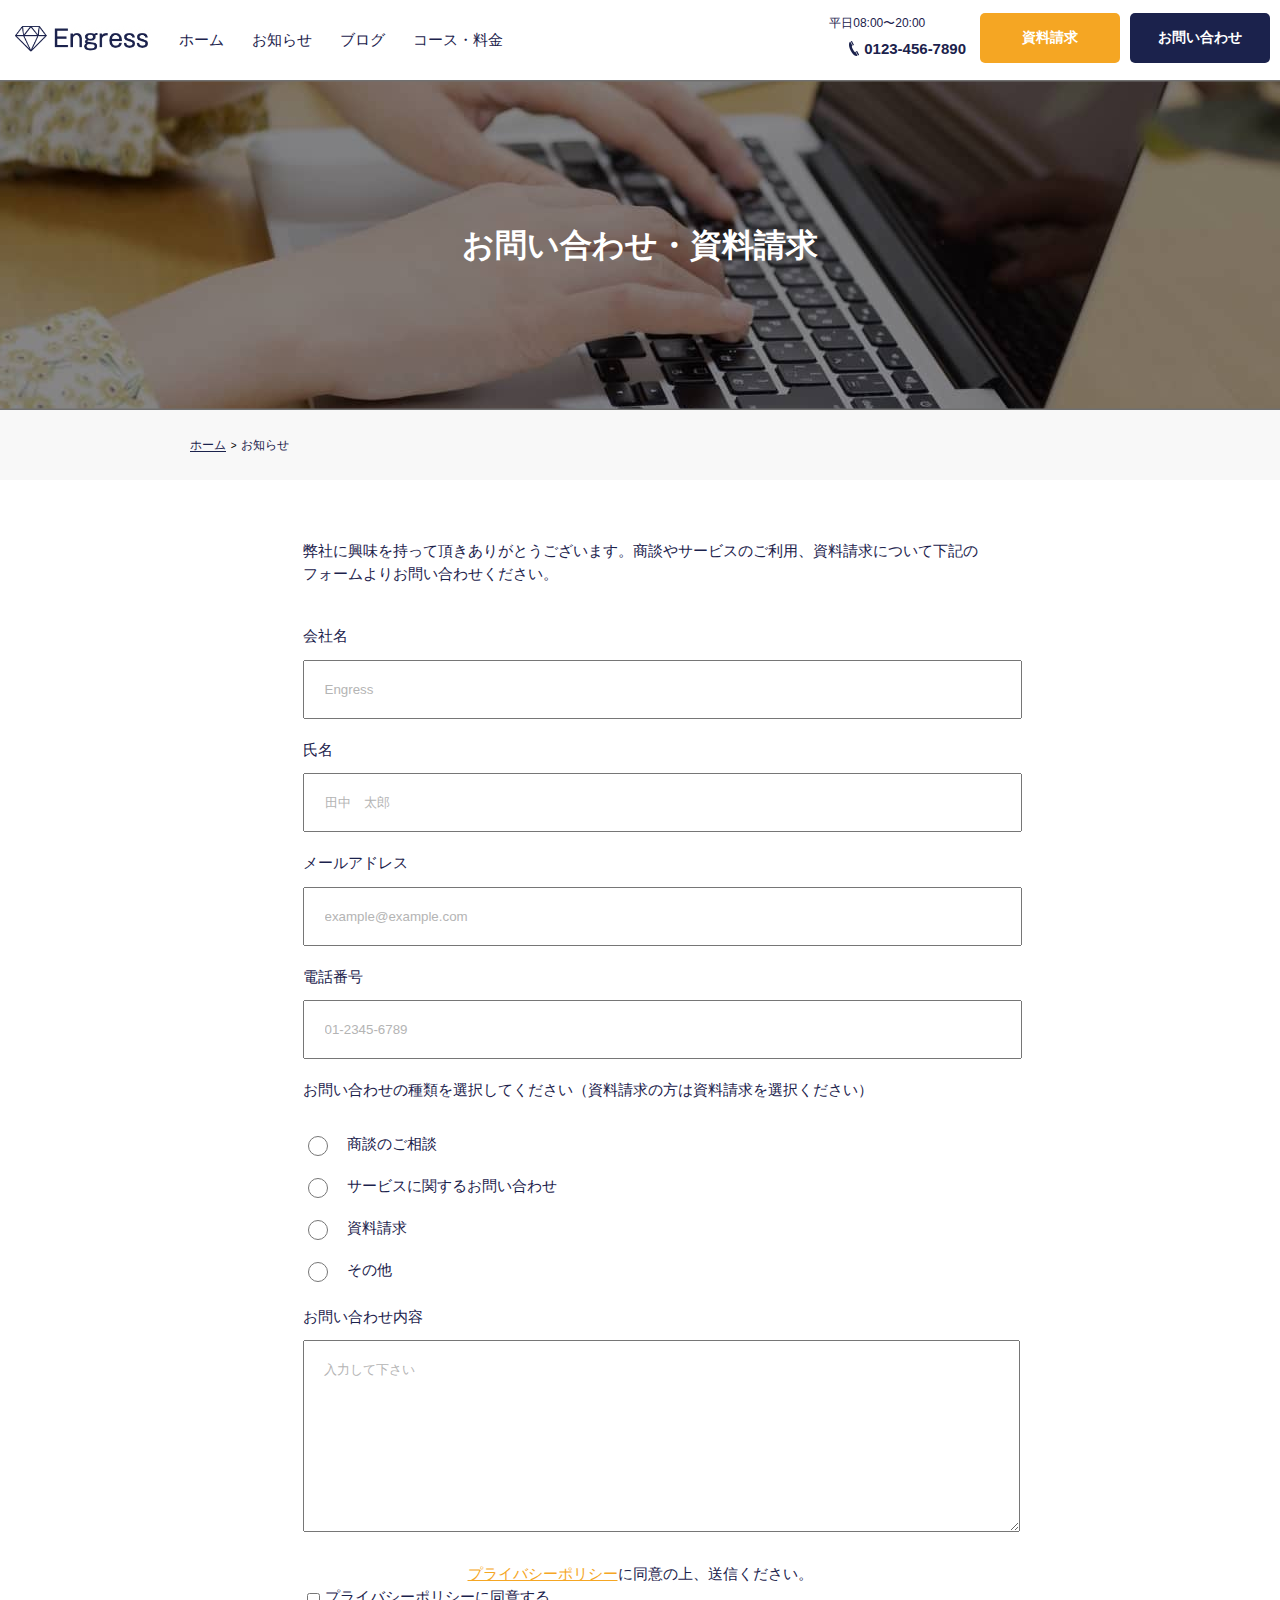
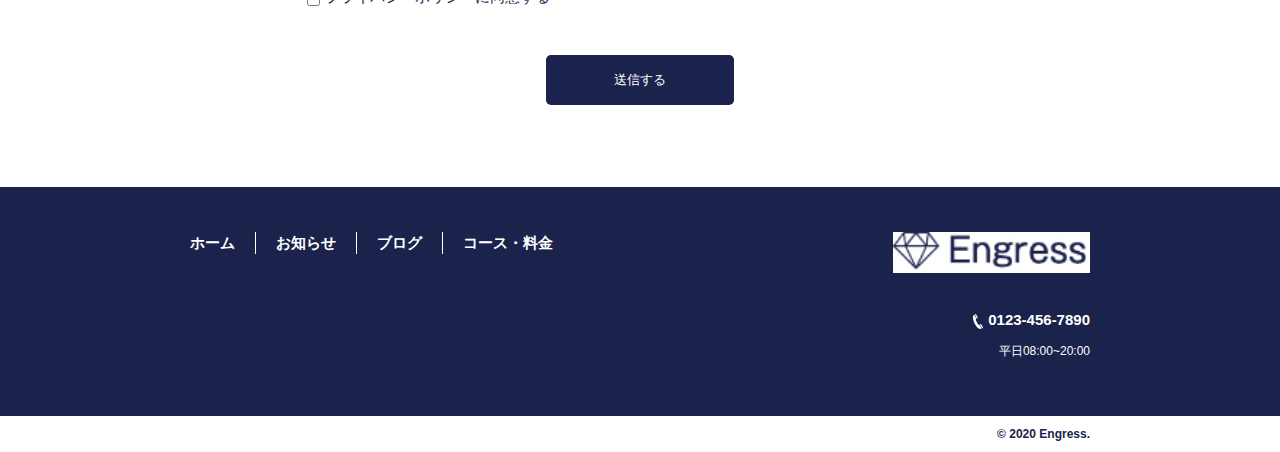
<file: contact.html>
<!DOCTYPE html>
<html lang="ja">

<head>
  <meta charset="UTF-8">
  <meta http-equiv="X-UA-Compatible" content="IE=edge">
  <meta name="viewport" content="width=device-width, initial-scale=1.0">
  <meta name="robots" content="noindex" />
  <title>お問い合わせ</title>

  <!-- css -->
  <link rel="stylesheet" href="css/share_css/style.css">
  <link rel="stylesheet" href="css/share_css/header.css">
  <link rel="stylesheet" href="css/share_css/hero.css">
  <link rel="stylesheet" href="css/share_css/mainvisual.css">
  <link rel="stylesheet" href="css/contact_css/contact_mainvisual.css">
  <link rel="stylesheet" href="css/share_css/breadcrumb.css">
  <link rel="stylesheet" href="css/contact_css/contact_main.css">
  <link rel="stylesheet" href="css/share_css/footer.css">


  <!-- favicon -->
  <link rel="shortcut icon" href="img/favicon.ico">
</head>

<body>

  <header class="header">
    <div class="header_logo">
      <a href="">
        <img src="img/logo.jpg" alt="Engress">
      </a>
    </div>
    <nav class="header_nav" id="header_nav">
      <nav class="header-sp-nav">
        <ul class="header-sp-menu">
          <a href="#" class="header-sp-menu-link"><li class="header-sp-menu-list">ホーム</li></a>
          <a href="#" class="header-sp-menu-link"><li class="header-sp-menu-list">お知らせ</li></a>
          <a href="#" class="header-sp-menu-link"><li class="header-sp-menu-list">ブログ</li></a>
          <a href="#" class="header-sp-menu-link"><li class="header-sp-menu-list">コース・料金</li></a>
        </ul>
        <div class="header_sp-btn-box">
          <a href="#">
            <div class="square-request-btn header_sp-btn">
              <span class="square-request-btn-text">
                資料請求
              </span>
            </div>
          </a>
          <a href="#">
            <div class="contact-btn header_sp-btn">
              <span class="contact-btn-text">
                お問い合わせ
              </span>
            </div>
          </a>
        </div>
        <div class="tel-box sp-tel-box">
          <small class="tel-hour">平日08:00〜20:00</small>
          <p class="tel-number sp-tel-number"><a href="tel:0123-456-7890" class="p">0123-456-7890</a></p>
        </div>
      </nav>
      <div class="ham" id="ham"><a href="#">
          <span class="ham-line ham-line1"></span>
          <span class="ham-line ham-line2"></span>
          <span class="ham-line ham-line3"></span>
        </a></div>
      <div class="black-bg" id="js-black-bg"></div>
      <ul class="header_list">
        <li class="header_list-item"><a href="#" class="p">ホーム</a></li>
        <li class="header_list-item"><a href="#" class="p">お知らせ</a></li>
        <li class="header_list-item"><a href="#" class="p">ブログ</a></li>
        <li class="header_list-item"><a href="#" class="p">コース・料金</a></li>
      </ul>
      <div class="header_right">
        <div class="tel-box">
          <small class="tel-hour">平日08:00〜20:00</small>
          <p class="tel-number"><a href="tel:0123-456-7890" class="p">0123-456-7890</a></p>
        </div>
        <a href="#">
          <div class="square-request-btn header_pc-btn">
            <span class="square-request-btn-text">
              資料請求
            </span>
          </div>
        </a>
        <a href="#">
          <div class="contact-btn header_pc-btn">
            <span class="contact-btn-text">
              お問い合わせ
            </span>
          </div>
        </a>
      </div>
    </nav>
  </header>

  <section class="mainvisual">
    <h3 class="mainvisual_text">お問い合わせ・資料請求</h3>
  </section>

  <section class="breadcrumb">
    <div class="breadcrumb-list-box">
      <div class="container">
        <ul class="breadcrumb-list" itemscope itemtype="https://schema.org/BreadcrumbList">
          <li class="breadcrumb-item" itemprop="itemListElement" itemscope itemtype="https://schema.org/ListItem">
            <a class="item" href="https://kaiblo.com/portfolio/heighter/"><small>ホーム</small></a>
            <meta itemprop="position" content="1" />
          </li>
          <li class="breadcrumb-item">
            <small>お知らせ</small>
          </li>
        </ul>
      </div>
    </div>
  </section>

  <section class="contact_main">
    <div class="container">
      <div class="contact_main-container">
        <form action="" method="POST" class="contact_form">
          <p class="contact_form-title">弊社に興味を持って頂きありがとうございます。商談やサービスのご利用、資料請求について下記のフォームよりお問い合わせください。</p>
          <!-- <div class="contact_form-companyName"> -->
          <label class="companyname-label db p" for="companyname">会社名</label>
          <input class="companyname-area db" type="text" name="companyname" id="companyname" placeholder="Engress">
          <!-- </div> -->
          <!-- <div class="contact_form-yourName"> -->
          <label class="yourname-label db p" for="yourname">氏名</label>
          <input class="yourname-area db" type="text" name="yourname" id="yourname" placeholder="田中　太郎">
          <!-- </div> -->
          <!-- <div class="contact_form-mail"> -->
          <label class="mail-label db p" for="mail">メールアドレス</label>
          <input class="mail-area db" type="email" name="mail" id="mail" placeholder="example@example.com">
          <!-- </div> -->
          <!-- <div class="contact_form-num"> -->
          <label class="num-label db p" for="nam">電話番号</label>
          <input class="num-area db" type="number" name="num" id="num" placeholder="01-2345-6789">
          <!-- </div> -->
          <!-- <div class="contact_form-type"> -->
          <p class="contact_form-type-text">お問い合わせの種類を選択してください（<strong
              class="contact_form-type-strong">資料請求の方は資料請求を選択ください</strong>）</p>
              <div class="contact_form-type-wrapper" name="contact_form-type-wrapper" id="contact_form-type-wrapper">
                <div class="business-wrapper">
                  <input class="business-btn" type="radio" name="type" id="business" value="business"><label
                    class="business-label p" for="business">商談のご相談</label>
                </div>
                <div class="type-btn-wrapper">
                  <input class="type-btn" type="radio" name="type" id="service" value="service"><label class="type-label p"
                    for="service">サービスに関するお問い合わせ</label>
                </div>
                <div class="document-btn-wrapper">
                  <input class="document-btn" type="radio" name="type" id="document" value="document"><label
                    class="document-label p" for="document">資料請求</label>
                </div>
                <div class="other-btn-wrapper">
                  <input class="other-btn" type="radio" name="type" id="other" value="other"><label class="other-label p"
                    for="other">その他</label>
                </div>
              </div>
          <!-- </div> -->
          <!-- <div class="contact_form-content"> -->
          <p class="content-text">お問い合わせ内容</p>
          <textarea class="content-area db" name="content" id="content" cols="30" rows="10"
            placeholder="入力して下さい"></textarea>
          <!-- </div> -->
          <p class="privacy-text"><a href="">プライバシーポリシー</a>に同意の上、送信ください。</p>
          <div class="contact_form-privacy">
            <input class="privacy-check" type="checkbox" id="privacy-check" name="privacy-check" value="privacy-check">
            <p class="privacy-agree">プライバシーポリシーに同意する</pcl>
          </div>
          <!-- <div class="contact_form-submit"> -->
          <input class="submit-btn db" type="submit" name="submit" id="submit" value="送信する">
          <!-- </div> -->
        </form>
      </div>
    </div>
  </section>

  <footer class="footer">
    <div class="footer_top-wrapper">
      <div class="container">
        <div class="footer_top">
          <div class="footer_top-left">
            <ul class="footer_top-left-list">
              <li class="footer_top-left-list-item"><a href="" class="p">ホーム</a></li>
              <li class="footer_top-left-list-item"><a href="" class="p">お知らせ</a></li>
              <li class="footer_top-left-list-item"><a href="" class="p">ブログ</a></li>
              <li class="footer_top-left-list-item"><a href="" class="p">コース・料金</a></li>
            </ul>
          </div>
          <div class="footer_top-right">
            <div class="footer_logo"><a href=""><img src="img/logo.jpg" alt="Engress"></a></div>
            <div class="footer_top-right-tel-box">
              <p class="footer_top-right_tel-contact-number p"><a href="tel:0123-456-7890">0123-456-7890</a></p><small
                class="footer_top-right_tel-contact-hour">平日08:00~20:00</small>
            </div>
          </div>
        </div>
      </div>
    </div>
    <div class="container">
      <div class="footer_bottom"><small class="footer_bottom-copy">© 2020 Engress.</small></div>
    </div>
  </footer>

  <!-- jquery -->
  <script src="https://ajax.googleapis.com/ajax/libs/jquery/3.6.0/jquery.min.js"></script>

  <!-- javaScript -->
  <script src="js/script.js"></script>
</body>

</html>
</file>
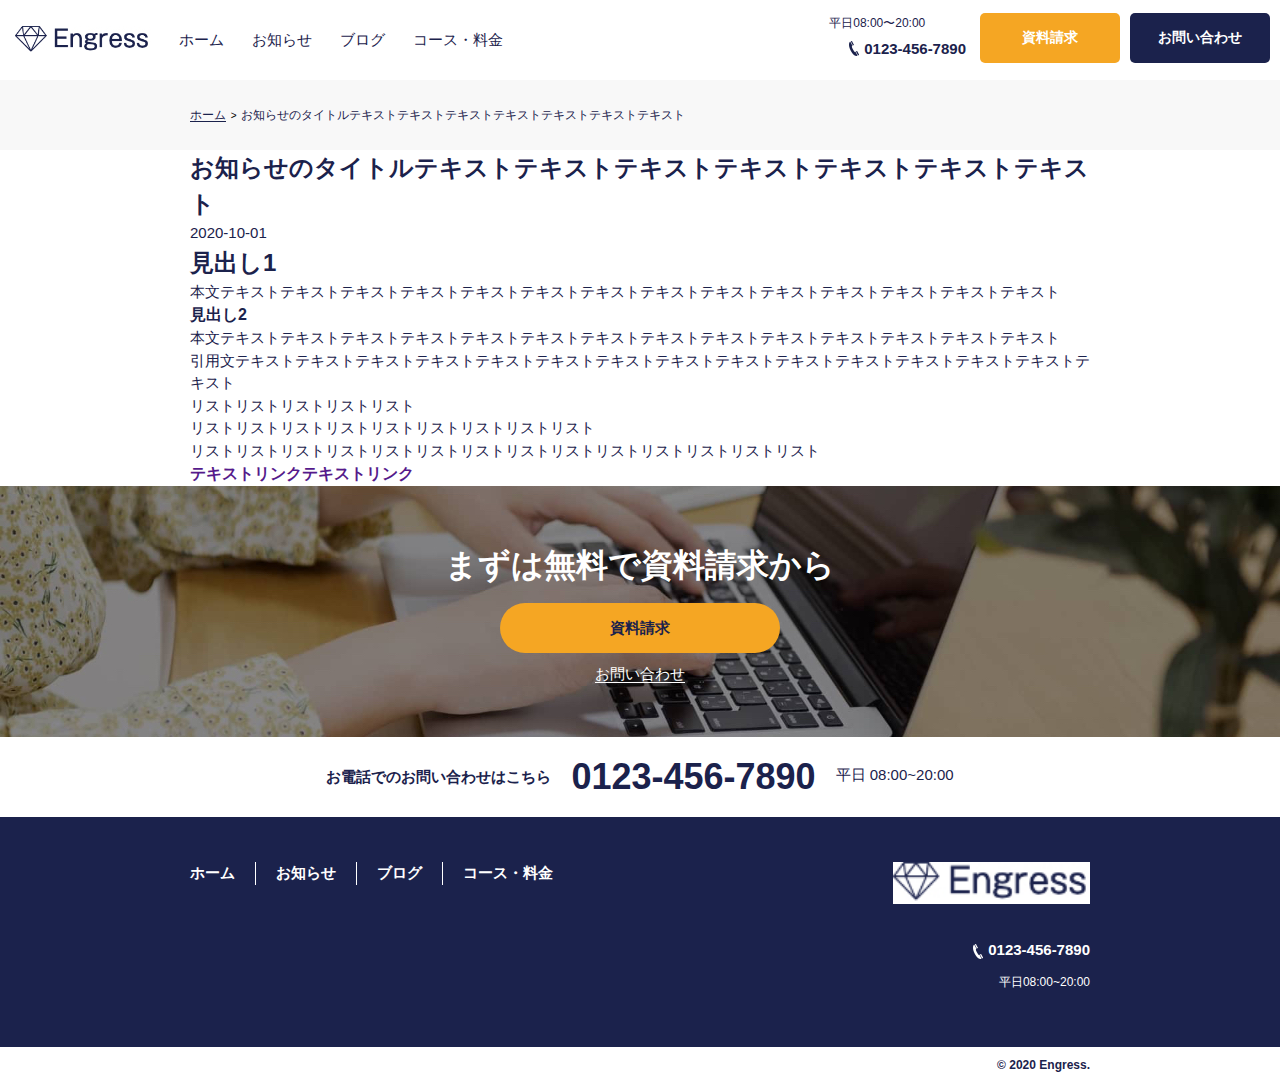
<file: news_detail.html>
<!DOCTYPE html>
<html lang="ja">

<head>
  <meta charset="UTF-8">
  <meta http-equiv="X-UA-Compatible" content="IE=edge">
  <meta name="viewport" content="width=device-width, initial-scale=1.0">
  <meta name="robots" content="noindex" />
  <title>お知らせのタイトルテキストテキストテキストテキストテキストテキストテキスト</title>

  <!-- css -->
  <link rel="stylesheet" href="css/share_css/style.css">
  <link rel="stylesheet" href="css/share_css/header.css">
  <link rel="stylesheet" href="css/share_css/hero.css">
  <link rel="stylesheet" href="css/share_css/breadcrumb.css">
  <link rel="stylesheet" href="css/news_detail_css/news_detail_main.css">
  <link rel="stylesheet" href="css/share_css/contact.css">
  <link rel="stylesheet" href="css/share_css/footer.css">


  <!-- favicon -->
  <link rel="shortcut icon" href="img/favicon.ico">
</head>

<body>

  <header class="header">
    <div class="header_logo">
      <a href="">
        <img src="img/logo.jpg" alt="Engress">
      </a>
    </div>
    <nav class="header_nav" id="header_nav">
      <nav class="header-sp-nav">
        <ul class="header-sp-menu">
          <a href="#" class="header-sp-menu-link"><li class="header-sp-menu-list">ホーム</li></a>
          <a href="#" class="header-sp-menu-link"><li class="header-sp-menu-list">お知らせ</li></a>
          <a href="#" class="header-sp-menu-link"><li class="header-sp-menu-list">ブログ</li></a>
          <a href="#" class="header-sp-menu-link"><li class="header-sp-menu-list">コース・料金</li></a>
        </ul>
        <div class="header_sp-btn-box">
          <a href="#">
            <div class="square-request-btn header_sp-btn">
              <span class="square-request-btn-text">
                資料請求
              </span>
            </div>
          </a>
          <a href="#">
            <div class="contact-btn header_sp-btn">
              <span class="contact-btn-text">
                お問い合わせ
              </span>
            </div>
          </a>
        </div>
        <div class="tel-box sp-tel-box">
          <small class="tel-hour">平日08:00〜20:00</small>
          <p class="tel-number sp-tel-number"><a href="tel:0123-456-7890" class="p">0123-456-7890</a></p>
        </div>
      </nav>
      <div class="ham" id="ham"><a href="#">
          <span class="ham-line ham-line1"></span>
          <span class="ham-line ham-line2"></span>
          <span class="ham-line ham-line3"></span>
        </a></div>
      <div class="black-bg" id="js-black-bg"></div>
      <ul class="header_list">
        <li class="header_list-item"><a href="#" class="p">ホーム</a></li>
        <li class="header_list-item"><a href="#" class="p">お知らせ</a></li>
        <li class="header_list-item"><a href="#" class="p">ブログ</a></li>
        <li class="header_list-item"><a href="#" class="p">コース・料金</a></li>
      </ul>
      <div class="header_right">
        <div class="tel-box">
          <small class="tel-hour">平日08:00〜20:00</small>
          <p class="tel-number"><a href="tel:0123-456-7890" class="p">0123-456-7890</a></p>
        </div>
        <a href="#">
          <div class="square-request-btn header_pc-btn">
            <span class="square-request-btn-text">
              資料請求
            </span>
          </div>
        </a>
        <a href="#">
          <div class="contact-btn header_pc-btn">
            <span class="contact-btn-text">
              お問い合わせ
            </span>
          </div>
        </a>
      </div>
    </nav>
  </header>

  <section class="breadcrumb">
    <div class="breadcrumb-list-box">
      <div class="container">
        <ul class="breadcrumb-list" itemscope itemtype="https://schema.org/BreadcrumbList">
          <li class="breadcrumb-item" itemprop="itemListElement" itemscope itemtype="https://schema.org/ListItem">
            <a class="item" href="https://kaiblo.com/portfolio/heighter/"><small>ホーム</small></a>
            <meta itemprop="position" content="1" />
          </li>
          <li class="breadcrumb-item">
            <small>お知らせのタイトルテキストテキストテキストテキストテキストテキストテキスト</small>
          </li>
        </ul>
      </div>
    </div>
  </section>

  <section class="news_detail_main">
    <div class="container news_detail_main-container">
      <div class="news_detail_main-left">
        <article class="news_detail_main-article">
          <h4 class="news_article-title">お知らせのタイトルテキストテキストテキストテキストテキストテキストテキスト</h4>
          <p class="news_article-date">2020-10-01</p>
          <h4 class="news_article-main-title">見出し1</h4>
          <p class="news_article-main-text">本文テキストテキストテキストテキストテキストテキストテキストテキストテキストテキストテキストテキストテキストテキスト</p>
          <h5 class="news_article-sub-title">見出し2</h5>
          <p class="news_article-sub-text">本文テキストテキストテキストテキストテキストテキストテキストテキストテキストテキストテキストテキストテキストテキスト</p>
          <blockquote class="news_article-quote">
            <div class="news_article-quote-text-box">
              <p class="news_article-quote-text">引用文テキストテキストテキストテキストテキストテキストテキストテキストテキストテキストテキストテキストテキストテキストテキスト</p>
            </div>
          </blockquote>
          <!-- <figure class="news_article-sub-img"><img src="img/sample4.svg" alt=""></figure> -->
          <ul class="news_article-list-wrapper">
            <li class="news_article-list">
              <p class="news_article-list-text">リストリストリストリストリスト</p>
            </li>
            <li class="news_article-list">
              <p class="news_article-list-text">リストリストリストリストリストリストリストリストリスト</p>
            </li>
            <li class="news_article-list">
              <p class="news_article-list-text">リストリストリストリストリストリストリストリストリストリストリストリストリストリスト</p>
            </li>
          </ul>
          <h5 class="news_article-link"><a href="">テキストリンクテキストリンク</a></h5>
        </article>
      </div>
    </div>
  </section>

  <section class="contact">
    <div class="contact_bg-img">
      <div class="contact_text-box">
        <h3 class="contact_text-title">まずは無料で資料請求から</h3>
        <div class="circle-request-btn contact_circle-request-btn"><a href=""
            class="p circle-request-btn-text contact_circle-request-btn-text">資料請求 </a></div>
        <p class="contact-link-text contact_contact-link-text"><a href="">お問い合わせ</a></p>
      </div>
    </div>
    <div class="contact_tel-contact-box">
      <p class="contact_tel-contact-title">お電話でのお問い合わせはこちら</p>
      <h2 class="contact_tel-contact-number"><a href="tel:0123-456-7890">0123-456-7890</a></h2>
      <p class="contact_tel-contact-hour">平日 08:00~20:00</p>
    </div>
  </section>
  <footer class="footer">
    <div class="footer_top-wrapper">
      <div class="container">
        <div class="footer_top">
          <div class="footer_top-left">
            <ul class="footer_top-left-list">
              <li class="footer_top-left-list-item"><a href="" class="p">ホーム</a></li>
              <li class="footer_top-left-list-item"><a href="" class="p">お知らせ</a></li>
              <li class="footer_top-left-list-item"><a href="" class="p">ブログ</a></li>
              <li class="footer_top-left-list-item"><a href="" class="p">コース・料金</a></li>
            </ul>
          </div>
          <div class="footer_top-right">
            <div class="footer_logo"><a href=""><img src="img/logo.jpg" alt="Engress"></a></div>
            <div class="footer_top-right-tel-box">
              <p class="footer_top-right_tel-contact-number p"><a href="tel:0123-456-7890">0123-456-7890</a></p><small
                class="footer_top-right_tel-contact-hour">平日08:00~20:00</small>
            </div>
          </div>
        </div>
      </div>
    </div>
    <div class="container">
      <div class="footer_bottom"><small class="footer_bottom-copy">© 2020 Engress.</small></div>
    </div>
  </footer>

  <!-- jquery -->
  <script src="https://ajax.googleapis.com/ajax/libs/jquery/3.6.0/jquery.min.js"></script>

  <!-- javaScript -->
  <script src="js/script.js"></script>
</body>

</html>
</file>
<file: css/share_css/header.css>
@charset "UTF-8";
/*
Theme Name: Engress
*/
html {
  font-size: 62.5%;
  /* -> 10px; */
}

body {
  font-family: "游ゴシック体", "游ゴシック", "Yu Gothic", "YuGothic", "Hiragino Kaku Gothic ProN", "Hiragino Sans", Meiryo, sans-serif;
}

.is-fixed {
  height: 100%;
  overflow: hidden;
}

h1 {
  font-size: 4rem;
  font-weight: bold;
  line-height: 1.3;
  color: #1B224C;
}

@media screen and (min-width: 1280px) {
  h1 {
    font-size: 4.8rem;
    line-height: 1.4;
  }
}

h2 {
  font-weight: bold;
  line-height: 1.4;
  font-size: 2.1rem;
  color: #1B224C;
}

@media screen and (min-width: 1280px) {
  h2 {
    font-size: 3.6rem;
  }
}

h3 {
  font-size: 2rem;
  font-weight: bold;
  line-height: 1.7;
  color: #1B224C;
}

@media screen and (min-width: 1280px) {
  h3 {
    font-size: 3.2rem;
  }
}

h4 {
  font-weight: bold;
  line-height: 1.5;
  font-size: 2.6rem;
  color: #1B224C;
}

@media screen and (min-width: 1280px) {
  h4 {
    font-size: 2.4rem;
  }
}

h5 {
  font-weight: bold;
  line-height: 1.5;
  font-size: 1.8rem;
  color: #1B224C;
}

@media screen and (min-width: 1280px) {
  h5 {
    font-size: 1.6rem;
  }
}

p,
.p {
  font-size: 1.6rem;
  font-weight: 200;
  line-height: 1.7;
  color: #1B224C;
}

@media screen and (min-width: 1280px) {
  p,
  .p {
    line-height: 1.5;
    font-size: 1.5rem;
  }
}

small {
  font-size: 1.2rem;
  font-weight: 200;
  line-height: 1.7;
  color: #1B224C;
}

a {
  text-decoration: none;
}

a:hover {
  opacity: .8;
}

ul {
  list-style: none;
}

.smallDone {
  display: block;
}

@media screen and (min-width: 1280px) {
  .smallDone {
    display: none;
  }
}

.smallNone {
  display: none;
}

@media screen and (min-width: 1280px) {
  .smallNone {
    display: block;
  }
}

.container {
  margin: 0 auto;
  max-width: 1600px;
  width: 90%;
}

@media screen and (min-width: 768px) {
  .container {
    width: 70.3125vw;
  }
}

.header {
  display: -webkit-box;
  display: -ms-flexbox;
  display: flex;
  -webkit-box-align: center;
      -ms-flex-align: center;
          align-items: center;
  height: 5rem;
  background-color: #FFFFFF;
  width: 100%;
}

@media screen and (min-width: 768px) {
  .header {
    height: 8rem;
  }
}

.header_logo {
  margin: auto 0;
  margin-left: .5rem;
}

@media screen and (min-width: 768px) {
  .header_logo {
    margin-left: 1.5rem;
  }
}

.header_logo a img {
  width: 10rem;
  height: auto;
}

@media screen and (min-width: 768px) {
  .header_logo a img {
    width: 13.6rem;
    height: 2.7rem;
  }
}

.header_nav {
  margin-left: auto;
  display: -webkit-box;
  display: -ms-flexbox;
  display: flex;
  -webkit-box-align: center;
      -ms-flex-align: center;
          align-items: center;
}

@media screen and (min-width: 1280px) {
  .header_nav {
    width: 100%;
  }
}

.header-sp-nav {
  width: 100%;
  max-width: 250px;
  height: 100%;
  background-color: #FFFFFF;
  position: fixed;
  top: 0;
  right: 0;
  z-index: 10;
  -webkit-transform: translate(250px);
          transform: translate(250px);
  -webkit-transition: all .5s;
  transition: all .5s;
}

.header-sp-nav.open {
  -webkit-transform: translate(0);
          transform: translate(0);
}

@media screen and (min-width: 1280px) {
  .header-sp-nav.open {
    -webkit-transform: translate(250px);
            transform: translate(250px);
  }
}

.header-sp-menu {
  padding-top: 8rem;
}

.header-sp-menu-link {
  display: block;
  color: #FFFFFF;
  font-size: 1.6rem;
  font-weight: bold;
  background-color: #1B224C;
}

.header-sp-menu-list {
  padding: 3rem 2rem;
  border-bottom: 1px solid #FFFFFF;
}

.header_sp-btn-box {
  display: -webkit-box;
  display: -ms-flexbox;
  display: flex;
}

.header_sp-btn {
  display: -webkit-box;
  display: -ms-flexbox;
  display: flex;
  -webkit-box-pack: center;
      -ms-flex-pack: center;
          justify-content: center;
  -webkit-box-align: center;
      -ms-flex-align: center;
          align-items: center;
  width: 10rem;
  height: 4rem;
  background-color: #F5A623;
  margin-left: 2rem;
  margin-top: 2rem;
}

@media screen and (min-width: 1280px) {
  .header_sp-btn {
    display: none;
  }
}

.sp-tel-box {
  text-align: center;
  margin-top: 2rem;
}

.sp-tel-number a {
  margin-left: -3rem;
}

.ham {
  width: 4em;
  height: 4em;
  cursor: pointer;
  position: relative;
  z-index: 20;
}

@media screen and (min-width: 1280px) {
  .ham {
    display: none;
  }
}

.ham-line {
  position: absolute;
  left: 1em;
  width: 2em;
  height: 0.2em;
  background-color: #1B224C;
  -webkit-transition: all 0.3s;
  transition: all 0.3s;
}

.ham-line1 {
  top: 1em;
}

.ham-line1.open {
  -webkit-transform: rotate(45deg);
          transform: rotate(45deg);
  top: 2em;
}

.ham-line2 {
  top: 1.8em;
}

.ham-line2.open {
  width: 0;
}

.ham-line3 {
  top: 2.6em;
}

.ham-line3.open {
  -webkit-transform: rotate(-45deg);
          transform: rotate(-45deg);
  top: 2em;
}

.black-bg {
  position: fixed;
  left: 0;
  top: 0;
  width: 100vw;
  height: 100vh;
  z-index: 5;
  background-color: #000;
  opacity: 0;
  visibility: hidden;
  -webkit-transition: all .6s;
  transition: all .6s;
  cursor: pointer;
}

.black-bg.open {
  opacity: .8;
  visibility: visible;
}

@media screen and (min-width: 1280px) {
  .header_list {
    display: -webkit-box;
    display: -ms-flexbox;
    display: flex;
  }
}

.header_list-item {
  display: none;
}

@media screen and (min-width: 1280px) {
  .header_list-item {
    display: block;
    margin-left: 2.8rem;
    font-weight: bold;
    line-height: 1.8;
  }
}

.header_list-item a {
  color: #1B224C;
}

.header_right {
  display: none;
  margin-left: auto;
}

@media screen and (min-width: 1280px) {
  .header_right {
    display: -webkit-box;
    display: -ms-flexbox;
    display: flex;
  }
}

@media screen and (min-width: 1280px) {
  .tel-box {
    margin-right: 1.4rem;
  }
}

.tel-hour {
  color: #1B224C;
}

.tel-number a {
  color: #1B224C;
}

.tel-number a::before {
  content: '';
  display: inline-block;
  background-image: url(../../img/tel29.svg);
  background-repeat: no-repeat;
  background-position: center right;
  width: 3rem;
  height: 3rem;
  margin-right: .5rem;
  margin-bottom: .3rem;
  vertical-align: middle;
}

@media screen and (min-width: 1280px) {
  .tel-number a {
    font-weight: bold;
  }
}

.header_pc-btn {
  display: none;
}

@media screen and (min-width: 1280px) {
  .header_pc-btn {
    display: -webkit-box;
    display: -ms-flexbox;
    display: flex;
    -webkit-box-pack: center;
        -ms-flex-pack: center;
            justify-content: center;
    -webkit-box-align: center;
        -ms-flex-align: center;
            align-items: center;
    width: 14rem;
    height: 5rem;
    margin-right: 1rem;
  }
}

.square-request-btn {
  font-size: 1.4rem;
  line-height: 1.7;
  font-weight: bold;
  border-radius: .5rem;
  background-color: #F5A623;
  color: #FFFFFF;
}

.contact-btn {
  font-size: 1.4rem;
  font-weight: bold;
  line-height: 1.7;
  border-radius: .5rem;
  color: #FFFFFF;
  background-color: #1B224C;
}
/*# sourceMappingURL=header.css.map */
</file>
<file: css/share_css/hero.css>
@charset "UTF-8";
/*
Theme Name: Engress
*/
html {
  font-size: 62.5%;
  /* -> 10px; */
}

body {
  font-family: "游ゴシック体", "游ゴシック", "Yu Gothic", "YuGothic", "Hiragino Kaku Gothic ProN", "Hiragino Sans", Meiryo, sans-serif;
}

.is-fixed {
  height: 100%;
  overflow: hidden;
}

h1 {
  font-size: 4rem;
  font-weight: bold;
  line-height: 1.3;
  color: #1B224C;
}

@media screen and (min-width: 1280px) {
  h1 {
    font-size: 4.8rem;
    line-height: 1.4;
  }
}

h2 {
  font-weight: bold;
  line-height: 1.4;
  font-size: 2.1rem;
  color: #1B224C;
}

@media screen and (min-width: 1280px) {
  h2 {
    font-size: 3.6rem;
  }
}

h3 {
  font-size: 2rem;
  font-weight: bold;
  line-height: 1.7;
  color: #1B224C;
}

@media screen and (min-width: 1280px) {
  h3 {
    font-size: 3.2rem;
  }
}

h4 {
  font-weight: bold;
  line-height: 1.5;
  font-size: 2.6rem;
  color: #1B224C;
}

@media screen and (min-width: 1280px) {
  h4 {
    font-size: 2.4rem;
  }
}

h5 {
  font-weight: bold;
  line-height: 1.5;
  font-size: 1.8rem;
  color: #1B224C;
}

@media screen and (min-width: 1280px) {
  h5 {
    font-size: 1.6rem;
  }
}

p,
.p {
  font-size: 1.6rem;
  font-weight: 200;
  line-height: 1.7;
  color: #1B224C;
}

@media screen and (min-width: 1280px) {
  p,
  .p {
    line-height: 1.5;
    font-size: 1.5rem;
  }
}

small {
  font-size: 1.2rem;
  font-weight: 200;
  line-height: 1.7;
  color: #1B224C;
}

a {
  text-decoration: none;
}

a:hover {
  opacity: .8;
}

ul {
  list-style: none;
}

.smallDone {
  display: block;
}

@media screen and (min-width: 1280px) {
  .smallDone {
    display: none;
  }
}

.smallNone {
  display: none;
}

@media screen and (min-width: 1280px) {
  .smallNone {
    display: block;
  }
}

.container {
  margin: 0 auto;
  max-width: 1600px;
  width: 90%;
}

@media screen and (min-width: 768px) {
  .container {
    width: 70.3125vw;
  }
}

.hero {
  text-align: center;
}

.hero_bg-img {
  background-image: url(../../img/fv.jpg);
  content: '';
  background-position: 80% 50%;
  background-repeat: no-repeat;
  background-size: cover;
  height: 47.6rem;
  display: -webkit-box;
  display: -ms-flexbox;
  display: flex;
  -webkit-box-pack: center;
      -ms-flex-pack: center;
          justify-content: center;
  -webkit-box-align: center;
      -ms-flex-align: center;
          align-items: center;
}

@media screen and (min-width: 1280px) {
  .hero_bg-img {
    background-position: center center;
  }
}

.hero_text-box {
  width: 80%;
}

.hero_text-title {
  color: #FFFFFF;
}

.hero_text-text {
  color: #FFFFFF;
  margin-top: 2rem;
}

@media screen and (min-width: 1280px) {
  .hero_text-text {
    margin-top: 2.5rem;
  }
}

.circle-request-btn {
  font-weight: bold;
  line-height: 1.8;
  background-color: #F5A623;
  height: 4rem;
  width: 20rem;
  border-radius: 3.1rem;
  margin: 0 auto;
  display: -webkit-box;
  display: -ms-flexbox;
  display: flex;
  -webkit-box-pack: center;
      -ms-flex-pack: center;
          justify-content: center;
  -webkit-box-align: center;
      -ms-flex-align: center;
          align-items: center;
  margin-top: 3rem;
  color: #FFFFFF;
}

@media screen and (min-width: 1280px) {
  .circle-request-btn {
    height: 6rem;
    width: 26rem;
    margin-top: 5rem;
  }
}

.circle-request-btn a {
  display: block;
}

.contact-link-text {
  margin-top: 1.7rem;
}

@media screen and (min-width: 1280px) {
  .contact-link-text {
    margin-top: 2.2rem;
  }
}

.contact-link-text a {
  color: #FFFFFF;
  border-bottom: 1px solid #FFFFFF;
}
/*# sourceMappingURL=hero.css.map */
</file>
<file: css/share_css/mainvisual.css>
@charset "UTF-8";
/*
Theme Name: Engress
*/
html {
  font-size: 62.5%;
  /* -> 10px; */
}

body {
  font-family: "游ゴシック体", "游ゴシック", "Yu Gothic", "YuGothic", "Hiragino Kaku Gothic ProN", "Hiragino Sans", Meiryo, sans-serif;
}

.is-fixed {
  height: 100%;
  overflow: hidden;
}

h1 {
  font-size: 4rem;
  font-weight: bold;
  line-height: 1.3;
  color: #1B224C;
}

@media screen and (min-width: 1280px) {
  h1 {
    font-size: 4.8rem;
    line-height: 1.4;
  }
}

h2 {
  font-weight: bold;
  line-height: 1.4;
  font-size: 2.1rem;
  color: #1B224C;
}

@media screen and (min-width: 1280px) {
  h2 {
    font-size: 3.6rem;
  }
}

h3 {
  font-size: 2rem;
  font-weight: bold;
  line-height: 1.7;
  color: #1B224C;
}

@media screen and (min-width: 1280px) {
  h3 {
    font-size: 3.2rem;
  }
}

h4 {
  font-weight: bold;
  line-height: 1.5;
  font-size: 2.6rem;
  color: #1B224C;
}

@media screen and (min-width: 1280px) {
  h4 {
    font-size: 2.4rem;
  }
}

h5 {
  font-weight: bold;
  line-height: 1.5;
  font-size: 1.8rem;
  color: #1B224C;
}

@media screen and (min-width: 1280px) {
  h5 {
    font-size: 1.6rem;
  }
}

p,
.p {
  font-size: 1.6rem;
  font-weight: 200;
  line-height: 1.7;
  color: #1B224C;
}

@media screen and (min-width: 1280px) {
  p,
  .p {
    line-height: 1.5;
    font-size: 1.5rem;
  }
}

small {
  font-size: 1.2rem;
  font-weight: 200;
  line-height: 1.7;
  color: #1B224C;
}

a {
  text-decoration: none;
}

a:hover {
  opacity: .8;
}

ul {
  list-style: none;
}

.smallDone {
  display: block;
}

@media screen and (min-width: 1280px) {
  .smallDone {
    display: none;
  }
}

.smallNone {
  display: none;
}

@media screen and (min-width: 1280px) {
  .smallNone {
    display: block;
  }
}

.container {
  margin: 0 auto;
  max-width: 1600px;
  width: 90%;
}

@media screen and (min-width: 768px) {
  .container {
    width: 70.3125vw;
  }
}

.mainvisual {
  background-image: url(../../img/plan.jpg);
  background-position: center center;
  background-repeat: no-repeat;
  background-size: cover;
  width: 100vw;
  display: -webkit-box;
  display: -ms-flexbox;
  display: flex;
  -webkit-box-align: center;
      -ms-flex-align: center;
          align-items: center;
  -webkit-box-pack: center;
      -ms-flex-pack: center;
          justify-content: center;
  height: 13rem;
}

@media screen and (min-width: 768px) {
  .mainvisual {
    height: 36.66667vh;
  }
}

.mainvisual_text {
  color: #FFFFFF;
}
/*# sourceMappingURL=mainvisual.css.map */
</file>
<file: css/contact_css/contact_mainvisual.css>
@charset "UTF-8";
/*
Theme Name: Engress
*/
html {
  font-size: 62.5%;
  /* -> 10px; */
}

body {
  font-family: "游ゴシック体", "游ゴシック", "Yu Gothic", "YuGothic", "Hiragino Kaku Gothic ProN", "Hiragino Sans", Meiryo, sans-serif;
}

.is-fixed {
  height: 100%;
  overflow: hidden;
}

h1 {
  font-size: 4rem;
  font-weight: bold;
  line-height: 1.3;
  color: #1B224C;
}

@media screen and (min-width: 1280px) {
  h1 {
    font-size: 4.8rem;
    line-height: 1.4;
  }
}

h2 {
  font-weight: bold;
  line-height: 1.4;
  font-size: 2.1rem;
  color: #1B224C;
}

@media screen and (min-width: 1280px) {
  h2 {
    font-size: 3.6rem;
  }
}

h3 {
  font-size: 2rem;
  font-weight: bold;
  line-height: 1.7;
  color: #1B224C;
}

@media screen and (min-width: 1280px) {
  h3 {
    font-size: 3.2rem;
  }
}

h4 {
  font-weight: bold;
  line-height: 1.5;
  font-size: 2.6rem;
  color: #1B224C;
}

@media screen and (min-width: 1280px) {
  h4 {
    font-size: 2.4rem;
  }
}

h5 {
  font-weight: bold;
  line-height: 1.5;
  font-size: 1.8rem;
  color: #1B224C;
}

@media screen and (min-width: 1280px) {
  h5 {
    font-size: 1.6rem;
  }
}

p,
.p {
  font-size: 1.6rem;
  font-weight: 200;
  line-height: 1.7;
  color: #1B224C;
}

@media screen and (min-width: 1280px) {
  p,
  .p {
    line-height: 1.5;
    font-size: 1.5rem;
  }
}

small {
  font-size: 1.2rem;
  font-weight: 200;
  line-height: 1.7;
  color: #1B224C;
}

a {
  text-decoration: none;
}

a:hover {
  opacity: .8;
}

ul {
  list-style: none;
}

.smallDone {
  display: block;
}

@media screen and (min-width: 1280px) {
  .smallDone {
    display: none;
  }
}

.smallNone {
  display: none;
}

@media screen and (min-width: 1280px) {
  .smallNone {
    display: block;
  }
}

.container {
  margin: 0 auto;
  max-width: 1600px;
  width: 90%;
}

@media screen and (min-width: 768px) {
  .container {
    width: 70.3125vw;
  }
}

.mainvisual {
  background-image: url(../../img/cta.svg);
}
/*# sourceMappingURL=contact_mainvisual.css.map */
</file>
<file: css/share_css/breadcrumb.css>
@charset "UTF-8";
/*
Theme Name: Engress
*/
html {
  font-size: 62.5%;
  /* -> 10px; */
}

body {
  font-family: "游ゴシック体", "游ゴシック", "Yu Gothic", "YuGothic", "Hiragino Kaku Gothic ProN", "Hiragino Sans", Meiryo, sans-serif;
}

.is-fixed {
  height: 100%;
  overflow: hidden;
}

h1 {
  font-size: 4rem;
  font-weight: bold;
  line-height: 1.3;
  color: #1B224C;
}

@media screen and (min-width: 1280px) {
  h1 {
    font-size: 4.8rem;
    line-height: 1.4;
  }
}

h2 {
  font-weight: bold;
  line-height: 1.4;
  font-size: 2.1rem;
  color: #1B224C;
}

@media screen and (min-width: 1280px) {
  h2 {
    font-size: 3.6rem;
  }
}

h3 {
  font-size: 2rem;
  font-weight: bold;
  line-height: 1.7;
  color: #1B224C;
}

@media screen and (min-width: 1280px) {
  h3 {
    font-size: 3.2rem;
  }
}

h4 {
  font-weight: bold;
  line-height: 1.5;
  font-size: 2.6rem;
  color: #1B224C;
}

@media screen and (min-width: 1280px) {
  h4 {
    font-size: 2.4rem;
  }
}

h5 {
  font-weight: bold;
  line-height: 1.5;
  font-size: 1.8rem;
  color: #1B224C;
}

@media screen and (min-width: 1280px) {
  h5 {
    font-size: 1.6rem;
  }
}

p,
.p {
  font-size: 1.6rem;
  font-weight: 200;
  line-height: 1.7;
  color: #1B224C;
}

@media screen and (min-width: 1280px) {
  p,
  .p {
    line-height: 1.5;
    font-size: 1.5rem;
  }
}

small {
  font-size: 1.2rem;
  font-weight: 200;
  line-height: 1.7;
  color: #1B224C;
}

a {
  text-decoration: none;
}

a:hover {
  opacity: .8;
}

ul {
  list-style: none;
}

.smallDone {
  display: block;
}

@media screen and (min-width: 1280px) {
  .smallDone {
    display: none;
  }
}

.smallNone {
  display: none;
}

@media screen and (min-width: 1280px) {
  .smallNone {
    display: block;
  }
}

.container {
  margin: 0 auto;
  max-width: 1600px;
  width: 90%;
}

@media screen and (min-width: 768px) {
  .container {
    width: 70.3125vw;
  }
}

.breadcrumb-list-box {
  width: 100vw;
  background-color: #F8F8F8;
  position: relative;
  left: 50%;
  -webkit-transform: translateX(-50%);
          transform: translateX(-50%);
}

.breadcrumb-list {
  padding: 2.5rem 0;
}

.breadcrumb-item {
  display: inline;
}

.breadcrumb-item::after {
  /* >を表示*/
  content: '>';
  padding: 0 0.2em;
}

.breadcrumb-item a {
  color: #1B224C;
  border-bottom: 1px solid #1B224C;
}

.breadcrumb-item:last-child::after {
  content: '';
}
/*# sourceMappingURL=breadcrumb.css.map */
</file>
<file: css/contact_css/contact_main.css>
@charset "UTF-8";
/*
Theme Name: Engress
*/
html {
  font-size: 62.5%;
  /* -> 10px; */
}

body {
  font-family: "游ゴシック体", "游ゴシック", "Yu Gothic", "YuGothic", "Hiragino Kaku Gothic ProN", "Hiragino Sans", Meiryo, sans-serif;
}

.is-fixed {
  height: 100%;
  overflow: hidden;
}

h1 {
  font-size: 4rem;
  font-weight: bold;
  line-height: 1.3;
  color: #1B224C;
}

@media screen and (min-width: 1280px) {
  h1 {
    font-size: 4.8rem;
    line-height: 1.4;
  }
}

h2 {
  font-weight: bold;
  line-height: 1.4;
  font-size: 2.1rem;
  color: #1B224C;
}

@media screen and (min-width: 1280px) {
  h2 {
    font-size: 3.6rem;
  }
}

h3 {
  font-size: 2rem;
  font-weight: bold;
  line-height: 1.7;
  color: #1B224C;
}

@media screen and (min-width: 1280px) {
  h3 {
    font-size: 3.2rem;
  }
}

h4 {
  font-weight: bold;
  line-height: 1.5;
  font-size: 2.6rem;
  color: #1B224C;
}

@media screen and (min-width: 1280px) {
  h4 {
    font-size: 2.4rem;
  }
}

h5 {
  font-weight: bold;
  line-height: 1.5;
  font-size: 1.8rem;
  color: #1B224C;
}

@media screen and (min-width: 1280px) {
  h5 {
    font-size: 1.6rem;
  }
}

p,
.p {
  font-size: 1.6rem;
  font-weight: 200;
  line-height: 1.7;
  color: #1B224C;
}

@media screen and (min-width: 1280px) {
  p,
  .p {
    line-height: 1.5;
    font-size: 1.5rem;
  }
}

small {
  font-size: 1.2rem;
  font-weight: 200;
  line-height: 1.7;
  color: #1B224C;
}

a {
  text-decoration: none;
}

a:hover {
  opacity: .8;
}

ul {
  list-style: none;
}

.smallDone {
  display: block;
}

@media screen and (min-width: 1280px) {
  .smallDone {
    display: none;
  }
}

.smallNone {
  display: none;
}

@media screen and (min-width: 1280px) {
  .smallNone {
    display: block;
  }
}

.container {
  margin: 0 auto;
  max-width: 1600px;
  width: 90%;
}

@media screen and (min-width: 768px) {
  .container {
    width: 70.3125vw;
  }
}

.breadcrumbs-wrapper {
  background-color: #F8F8F8;
}

.breadcrumbs {
  height: 5rem;
  font-size: 1.2rem;
  line-height: 1.7;
  display: -webkit-box;
  display: -ms-flexbox;
  display: flex;
  -webkit-box-align: center;
      -ms-flex-align: center;
          align-items: center;
}

.breadcrumbs a {
  margin-right: 1rem;
  text-decoration: underline;
  color: #1B224C;
}

.breadcrumbs .current-item {
  margin-left: 1rem;
}

.db {
  display: block;
}

.contact_main-container {
  margin: 0 auto;
}

@media screen and (min-width: 768px) {
  .contact_main-container {
    width: 75%;
  }
}

.contact_main {
  margin-top: 6rem;
}

.companyname-label {
  margin-top: 4rem;
}

input::-webkit-input-placeholder {
  color: #B4B4B4;
}

input:-ms-input-placeholder {
  color: #B4B4B4;
}

input::-ms-input-placeholder {
  color: #B4B4B4;
}

input::placeholder {
  color: #B4B4B4;
}

.companyname-area {
  width: calc(100% - 4.8rem);
  padding: 2rem;
  margin-top: 1.2rem;
}

@media screen and (min-width: 768px) {
  .companyname-area {
    width: 100%;
  }
}

.yourname-label {
  margin-top: 2rem;
}

.yourname-area {
  width: calc(100% - 4.8rem);
  padding: 2rem;
  margin-top: 1.2rem;
}

@media screen and (min-width: 768px) {
  .yourname-area {
    width: 100%;
  }
}

.mail-label {
  margin-top: 2rem;
}

.mail-area {
  width: calc(100% - 4.8rem);
  padding: 2rem;
  margin-top: 1.2rem;
}

@media screen and (min-width: 768px) {
  .mail-area {
    width: 100%;
  }
}

.brnone br {
  display: none;
}

.num-label {
  margin-top: 2rem;
}

.num-area {
  width: calc(100% - 4.8rem);
  padding: 2rem;
  margin-top: 1.2rem;
}

@media screen and (min-width: 768px) {
  .num-area {
    width: 100%;
  }
}

.contact_form-type-text {
  margin-top: 2rem;
}

.contact_form-type-wrapper {
  display: -webkit-box;
  display: -ms-flexbox;
  display: flex;
  -webkit-box-orient: vertical;
  -webkit-box-direction: normal;
      -ms-flex-direction: column;
          flex-direction: column;
  margin-top: 1.2rem;
}

.mwform-radio-field:not(:first-child) {
  margin-top: 2rem;
}

.mw_wp_form .horizontal-item.horizontal-item {
  margin-left: 0;
}

.mw_wp_form .error {
  font-size: 1.3rem;
  margin-top: 1rem;
}

.mwform-radio-field-text {
  font-size: 1.6rem;
  line-height: 1.7;
  margin-left: 2rem;
  vertical-align: middle;
}

input[type=radio] {
  width: 2rem;
  height: 2rem;
}

.business-wrapper {
  margin-top: 1.9rem;
  display: -webkit-box;
  display: -ms-flexbox;
  display: flex;
}

.business-btn {
  margin-right: 1.9rem;
}

.type-btn-wrapper {
  margin-top: 1.9rem;
  display: -webkit-box;
  display: -ms-flexbox;
  display: flex;
}

.type-btn {
  margin-right: 1.9rem;
}

.document-btn-wrapper {
  margin-top: 1.9rem;
  display: -webkit-box;
  display: -ms-flexbox;
  display: flex;
}

.document-btn {
  margin-right: 1.9rem;
}

.other-btn-wrapper {
  margin-top: 1.9rem;
  display: -webkit-box;
  display: -ms-flexbox;
  display: flex;
}

.other-btn {
  margin-right: 1.9rem;
}

.content-text {
  margin-top: 2.4rem;
}

textarea::-webkit-input-placeholder {
  color: #B4B4B4;
}

textarea:-ms-input-placeholder {
  color: #B4B4B4;
}

textarea::-ms-input-placeholder {
  color: #B4B4B4;
}

textarea::placeholder {
  color: #B4B4B4;
}

.content-area {
  width: calc(100% - 4.6rem);
  padding: 2rem;
  margin-top: 1.2rem;
}

@media screen and (min-width: 768px) {
  .content-area {
    width: 100%;
  }
}

.privacy-text {
  margin-top: 3.1rem;
  text-align: center;
}

.privacy-text a {
  color: #F5A623;
  text-decoration: underline;
}

.mwform-checkbox-field {
  text-align: center;
  margin-top: 3.1rem;
  display: -webkit-box;
  display: -ms-flexbox;
  display: flex;
  -webkit-box-pack: center;
      -ms-flex-pack: center;
          justify-content: center;
}

.privacy-agree {
  display: inline;
}

.submit-btn {
  margin: 4.6rem auto 8.2rem;
  padding: 1.6rem 6.8rem;
  background-color: #1B224C;
  color: #FFFFFF;
  border-radius: 5px;
  border: none;
}
/*# sourceMappingURL=contact_main.css.map */
</file>
<file: css/share_css/footer.css>
@charset "UTF-8";
/*
Theme Name: Engress
*/
html {
  font-size: 62.5%;
  /* -> 10px; */
}

body {
  font-family: "游ゴシック体", "游ゴシック", "Yu Gothic", "YuGothic", "Hiragino Kaku Gothic ProN", "Hiragino Sans", Meiryo, sans-serif;
}

.is-fixed {
  height: 100%;
  overflow: hidden;
}

h1 {
  font-size: 4rem;
  font-weight: bold;
  line-height: 1.3;
  color: #1B224C;
}

@media screen and (min-width: 1280px) {
  h1 {
    font-size: 4.8rem;
    line-height: 1.4;
  }
}

h2 {
  font-weight: bold;
  line-height: 1.4;
  font-size: 2.1rem;
  color: #1B224C;
}

@media screen and (min-width: 1280px) {
  h2 {
    font-size: 3.6rem;
  }
}

h3 {
  font-size: 2rem;
  font-weight: bold;
  line-height: 1.7;
  color: #1B224C;
}

@media screen and (min-width: 1280px) {
  h3 {
    font-size: 3.2rem;
  }
}

h4 {
  font-weight: bold;
  line-height: 1.5;
  font-size: 2.6rem;
  color: #1B224C;
}

@media screen and (min-width: 1280px) {
  h4 {
    font-size: 2.4rem;
  }
}

h5 {
  font-weight: bold;
  line-height: 1.5;
  font-size: 1.8rem;
  color: #1B224C;
}

@media screen and (min-width: 1280px) {
  h5 {
    font-size: 1.6rem;
  }
}

p,
.p {
  font-size: 1.6rem;
  font-weight: 200;
  line-height: 1.7;
  color: #1B224C;
}

@media screen and (min-width: 1280px) {
  p,
  .p {
    line-height: 1.5;
    font-size: 1.5rem;
  }
}

small {
  font-size: 1.2rem;
  font-weight: 200;
  line-height: 1.7;
  color: #1B224C;
}

a {
  text-decoration: none;
}

a:hover {
  opacity: .8;
}

ul {
  list-style: none;
}

.smallDone {
  display: block;
}

@media screen and (min-width: 1280px) {
  .smallDone {
    display: none;
  }
}

.smallNone {
  display: none;
}

@media screen and (min-width: 1280px) {
  .smallNone {
    display: block;
  }
}

.container {
  margin: 0 auto;
  max-width: 1600px;
  width: 90%;
}

@media screen and (min-width: 768px) {
  .container {
    width: 70.3125vw;
  }
}

.footer_top-wrapper {
  background-color: #1B224C;
  height: 18rem;
}

@media screen and (min-width: 1280px) {
  .footer_top-wrapper {
    height: 22.964rem;
  }
}

.footer_top {
  display: -webkit-box;
  display: -ms-flexbox;
  display: flex;
  padding-top: 2rem;
}

@media screen and (min-width: 1280px) {
  .footer_top {
    padding-top: 4.5rem;
  }
}

@media screen and (min-width: 1280px) {
  .footer_top-left-list {
    display: -webkit-box;
    display: -ms-flexbox;
    display: flex;
  }
  .footer_top-left-list :first-child {
    padding-left: 0;
  }
  .footer_top-left-list :last-child {
    border-right: none;
  }
}

.footer_top-left-list-item {
  margin-top: 1rem;
}

@media screen and (min-width: 1280px) {
  .footer_top-left-list-item {
    margin-top: 0;
    padding: 0 2rem;
    border-right: 1px solid #FFFFFF;
  }
}

.footer_top-left-list-item a {
  color: #FFFFFF;
  font-weight: bold;
}

.footer_top-right {
  margin-left: auto;
  text-align: right;
}

.footer_logo {
  background-color: #FFFFFF;
}

.footer_logo a img {
  width: 15rem;
}

@media screen and (min-width: 1280px) {
  .footer_logo a img {
    width: 19.7rem;
  }
}

.footer_top-right_tel-contact-number {
  margin-top: 1rem;
}

@media screen and (min-width: 1280px) {
  .footer_top-right_tel-contact-number {
    margin-top: 2.8rem;
  }
}

.footer_top-right_tel-contact-number a {
  color: #FFFFFF;
  font-weight: bold;
}

.footer_top-right_tel-contact-number a::before {
  content: '';
  display: inline-block;
  background-image: url(../../img/tel16.svg);
  background-repeat: no-repeat;
  background-position: center right;
  width: 4rem;
  height: 4rem;
  margin-right: .5rem;
  vertical-align: middle;
}

.footer_top-right_tel-contact-hour {
  color: #FFFFFF;
  margin-top: .5rem;
}

@media screen and (min-width: 1280px) {
  .footer_top-right_tel-contact-hour {
    margin-top: 1.3rem;
  }
}

.footer_bottom {
  height: 3.6rem;
  display: -webkit-box;
  display: -ms-flexbox;
  display: flex;
  -webkit-box-align: center;
      -ms-flex-align: center;
          align-items: center;
}

.footer_bottom-copy {
  margin-left: auto;
  font-weight: bold;
}
/*# sourceMappingURL=footer.css.map */
</file>
<file: css/news_detail_css/news_detail_main.css>
@charset "UTF-8";
/*
Theme Name: Engress
*/
html {
  font-size: 62.5%;
  /* -> 10px; */
}

body {
  font-family: "游ゴシック体", "游ゴシック", "Yu Gothic", "YuGothic", "Hiragino Kaku Gothic ProN", "Hiragino Sans", Meiryo, sans-serif;
}

.is-fixed {
  height: 100%;
  overflow: hidden;
}

h1 {
  font-size: 4rem;
  font-weight: bold;
  line-height: 1.3;
  color: #1B224C;
}

@media screen and (min-width: 1280px) {
  h1 {
    font-size: 4.8rem;
    line-height: 1.4;
  }
}

h2 {
  font-weight: bold;
  line-height: 1.4;
  font-size: 2.1rem;
  color: #1B224C;
}

@media screen and (min-width: 1280px) {
  h2 {
    font-size: 3.6rem;
  }
}

h3 {
  font-size: 2rem;
  font-weight: bold;
  line-height: 1.7;
  color: #1B224C;
}

@media screen and (min-width: 1280px) {
  h3 {
    font-size: 3.2rem;
  }
}

h4 {
  font-weight: bold;
  line-height: 1.5;
  font-size: 2.6rem;
  color: #1B224C;
}

@media screen and (min-width: 1280px) {
  h4 {
    font-size: 2.4rem;
  }
}

h5 {
  font-weight: bold;
  line-height: 1.5;
  font-size: 1.8rem;
  color: #1B224C;
}

@media screen and (min-width: 1280px) {
  h5 {
    font-size: 1.6rem;
  }
}

p,
.p {
  font-size: 1.6rem;
  font-weight: 200;
  line-height: 1.7;
  color: #1B224C;
}

@media screen and (min-width: 1280px) {
  p,
  .p {
    line-height: 1.5;
    font-size: 1.5rem;
  }
}

small {
  font-size: 1.2rem;
  font-weight: 200;
  line-height: 1.7;
  color: #1B224C;
}

a {
  text-decoration: none;
}

a:hover {
  opacity: .8;
}

ul {
  list-style: none;
}

.smallDone {
  display: block;
}

@media screen and (min-width: 1280px) {
  .smallDone {
    display: none;
  }
}

.smallNone {
  display: none;
}

@media screen and (min-width: 1280px) {
  .smallNone {
    display: block;
  }
}

.container {
  margin: 0 auto;
  max-width: 1600px;
  width: 90%;
}

@media screen and (min-width: 768px) {
  .container {
    width: 70.3125vw;
  }
}

.breadcrumbs-wrapper {
  background-color: #F8F8F8;
}

.breadcrumbs {
  height: 5rem;
  font-size: 1.2rem;
  line-height: 1.7;
  display: -webkit-box;
  display: -ms-flexbox;
  display: flex;
  -webkit-box-align: center;
      -ms-flex-align: center;
          align-items: center;
}

.breadcrumbs a {
  margin-right: 1rem;
  text-decoration: underline;
  color: #1B224C;
}

.breadcrumbs .current-item {
  margin-left: 1rem;
}

.mysingle .news-title {
  font-size: 2.4rem;
  line-height: 1.3;
  margin-top: 4rem;
  font-weight: bold;
}

@media screen and (min-width: 768px) {
  .mysingle .news-title {
    margin-top: 6rem;
    font-size: 2.8rem;
    line-height: 1.7;
  }
}

.mysingle .news-time {
  margin-top: 1.7rem;
  text-align: right;
  display: block;
}

@media screen and (min-width: 768px) {
  .mysingle .news-time {
    margin-top: 3.5rem;
    font-size: 1.6rem;
    line-height: 1.7;
    font-weight: 200;
  }
}

.mysingle h1 {
  margin-top: 3rem;
  font-size: 2rem;
  font-weight: bold;
}

@media screen and (min-width: 768px) {
  .mysingle h1 {
    margin-top: 6rem;
    font-size: 2.6rem;
    line-height: 1.5;
  }
}

.mysingle p {
  line-height: 1.5;
  margin-top: 3rem;
  font-weight: 200;
  font-size: 1.6rem;
}

.mysingle h2 {
  border-left: 4px solid #1B224C;
  padding-left: 1.2rem;
  margin-top: 5rem;
  font-weight: bold;
  line-height: 1.5;
  font-size: 2.2rem;
}

.mysingle blockquote p {
  font-size: 1.6rem;
  line-height: 1.5;
  font-weight: 200;
  margin-top: 2rem;
  display: -webkit-box;
  display: -ms-flexbox;
  display: flex;
  background-color: #F8F8F8;
  padding: 1rem 0 2rem;
}

@media screen and (min-width: 768px) {
  .mysingle blockquote p {
    margin-top: 3rem;
    padding: 2.7rem 2rem 4rem 0;
  }
}

@media screen and (min-width: 1280px) {
  .mysingle blockquote p {
    margin-top: 5rem;
  }
}

.mysingle blockquote p::before {
  content: '';
  background-image: url(../../img/quote.svg);
  width: 2rem;
  height: 2rem;
  background-size: cover;
  display: inline-block;
  background-repeat: no-repeat;
  margin-left: 1rem;
}

@media screen and (min-width: 1280px) {
  .mysingle blockquote p::before {
    width: 4.5rem;
    height: 4.5rem;
    margin-top: -.7rem;
    margin-left: 2rem;
  }
}

.mysingle img {
  margin-top: 3rem;
  max-width: 100%;
}

.mysingle ul {
  margin-top: 3.5rem;
}

.mysingle li {
  position: relative;
  padding-left: 3.5rem;
  line-height: 1.5;
  font-size: 1.6rem;
  font-weight: 200;
}

.mysingle li::before {
  content: '';
  width: 1.1rem;
  height: 1.1rem;
  border-radius: 50%;
  display: block;
  background-color: #F5A623;
  position: absolute;
  top: .6rem;
  left: 0;
}

.mysingle a {
  margin: 3.5rem 0 6rem;
  text-decoration: underline;
  color: #F5A623;
  line-height: 1.5;
  font-size: 1.6rem;
  font-weight: 200;
}

@media screen and (min-width: 768px) {
  .mysingle a {
    margin: 6.5rem 0;
  }
}
/*# sourceMappingURL=news_detail_main.css.map */
</file>
<file: css/share_css/contact.css>
@charset "UTF-8";
/*
Theme Name: Engress
*/
html {
  font-size: 62.5%;
  /* -> 10px; */
}

body {
  font-family: "游ゴシック体", "游ゴシック", "Yu Gothic", "YuGothic", "Hiragino Kaku Gothic ProN", "Hiragino Sans", Meiryo, sans-serif;
}

.is-fixed {
  height: 100%;
  overflow: hidden;
}

h1 {
  font-size: 4rem;
  font-weight: bold;
  line-height: 1.3;
  color: #1B224C;
}

@media screen and (min-width: 1280px) {
  h1 {
    font-size: 4.8rem;
    line-height: 1.4;
  }
}

h2 {
  font-weight: bold;
  line-height: 1.4;
  font-size: 2.1rem;
  color: #1B224C;
}

@media screen and (min-width: 1280px) {
  h2 {
    font-size: 3.6rem;
  }
}

h3 {
  font-size: 2rem;
  font-weight: bold;
  line-height: 1.7;
  color: #1B224C;
}

@media screen and (min-width: 1280px) {
  h3 {
    font-size: 3.2rem;
  }
}

h4 {
  font-weight: bold;
  line-height: 1.5;
  font-size: 2.6rem;
  color: #1B224C;
}

@media screen and (min-width: 1280px) {
  h4 {
    font-size: 2.4rem;
  }
}

h5 {
  font-weight: bold;
  line-height: 1.5;
  font-size: 1.8rem;
  color: #1B224C;
}

@media screen and (min-width: 1280px) {
  h5 {
    font-size: 1.6rem;
  }
}

p,
.p {
  font-size: 1.6rem;
  font-weight: 200;
  line-height: 1.7;
  color: #1B224C;
}

@media screen and (min-width: 1280px) {
  p,
  .p {
    line-height: 1.5;
    font-size: 1.5rem;
  }
}

small {
  font-size: 1.2rem;
  font-weight: 200;
  line-height: 1.7;
  color: #1B224C;
}

a {
  text-decoration: none;
}

a:hover {
  opacity: .8;
}

ul {
  list-style: none;
}

.smallDone {
  display: block;
}

@media screen and (min-width: 1280px) {
  .smallDone {
    display: none;
  }
}

.smallNone {
  display: none;
}

@media screen and (min-width: 1280px) {
  .smallNone {
    display: block;
  }
}

.container {
  margin: 0 auto;
  max-width: 1600px;
  width: 90%;
}

@media screen and (min-width: 768px) {
  .container {
    width: 70.3125vw;
  }
}

.contact {
  text-align: center;
}

.contact_bg-img {
  background-image: url(../../img/cta.jpg);
  content: '';
  background-position: center center;
  background-repeat: no-repeat;
  background-size: cover;
  display: -webkit-box;
  display: -ms-flexbox;
  display: flex;
  -webkit-box-pack: center;
      -ms-flex-pack: center;
          justify-content: center;
  -webkit-box-align: center;
      -ms-flex-align: center;
          align-items: center;
  height: 15rem;
}

@media screen and (min-width: 1280px) {
  .contact_bg-img {
    height: 25.1rem;
  }
}

.contact_text-title {
  color: #FFFFFF;
}

.contact_circle-request-btn {
  display: -webkit-box;
  display: -ms-flexbox;
  display: flex;
  -webkit-box-pack: center;
      -ms-flex-pack: center;
          justify-content: center;
  -webkit-box-align: center;
      -ms-flex-align: center;
          align-items: center;
  height: 4rem;
  width: 20rem;
  margin-top: 1rem;
}

@media screen and (min-width: 1280px) {
  .contact_circle-request-btn {
    height: 5rem;
    width: 28rem;
  }
}

.contact_circle-request-btn a {
  font-weight: bold;
}

.contact_circle-request-btn-text {
  color: #FFFFFF;
}

.contact_contact-link-text {
  margin-top: 1rem;
}

@media screen and (min-width: 1280px) {
  .contact_tel-contact-box {
    height: 8rem;
    display: -webkit-box;
    display: -ms-flexbox;
    display: flex;
    -webkit-box-pack: center;
        -ms-flex-pack: center;
            justify-content: center;
    -webkit-box-align: center;
        -ms-flex-align: center;
            align-items: center;
  }
}

.contact_tel-contact-title {
  font-weight: bold;
  margin-top: 2rem;
}

@media screen and (min-width: 1280px) {
  .contact_tel-contact-title {
    margin-top: 0;
    margin-right: 2rem;
  }
}

.contact_tel-contact-number {
  margin-top: 1rem;
}

@media screen and (min-width: 1280px) {
  .contact_tel-contact-number {
    margin-top: 0;
    margin-right: 2rem;
  }
}

.contact_tel-contact-number a {
  color: #1B224C;
}

.contact_tel-contact-hour {
  margin-top: .5rem;
  margin-bottom: 1rem;
}
/*# sourceMappingURL=contact.css.map */
</file>
<file: css/share_css/style.css>
@charset "UTF-8";
/*
html5doctor.com Reset Stylesheet
v1.6.1
Last Updated: 2010-09-17
Author: Richard Clark - http://richclarkdesign.com
Twitter: @rich_clark
*/
html,
body,
div,
span,
object,
iframe,
h1,
h2,
h3,
h4,
h5,
h6,
p,
blockquote,
pre,
abbr,
address,
cite,
code,
del,
dfn,
em,
img,
ins,
kbd,
q,
samp,
small,
strong,
sub,
sup,
var,
b,
i,
dl,
dt,
dd,
ol,
ul,
li,
fieldset,
form,
label,
legend,
table,
caption,
tbody,
tfoot,
thead,
tr,
th,
td,
article,
aside,
canvas,
details,
figcaption,
figure,
footer,
header,
hgroup,
menu,
nav,
section,
summary,
time,
mark,
audio,
video {
  margin: 0;
  padding: 0;
  border: 0;
  outline: 0;
  font-size: 100%;
  vertical-align: baseline;
  background: transparent;
}

body {
  line-height: 1;
}

article,
aside,
details,
figcaption,
figure,
footer,
header,
hgroup,
menu,
nav,
section {
  display: block;
}

nav ul {
  list-style: none;
}

blockquote,
q {
  quotes: none;
}

blockquote:before,
blockquote:after,
q:before,
q:after {
  content: '';
  content: none;
}

a {
  margin: 0;
  padding: 0;
  font-size: 100%;
  vertical-align: baseline;
  background: transparent;
}

/* change colours to suit your needs */
ins {
  background-color: #ff9;
  color: #000;
  text-decoration: none;
}

/* change colours to suit your needs */
mark {
  background-color: #ff9;
  color: #000;
  font-style: italic;
  font-weight: bold;
}

del {
  text-decoration: line-through;
}

abbr[title],
dfn[title] {
  border-bottom: 1px dotted;
  cursor: help;
}

table {
  border-collapse: collapse;
  border-spacing: 0;
}

/* change border colour to suit your needs */
hr {
  display: block;
  height: 1px;
  border: 0;
  border-top: 1px solid #cccccc;
  margin: 1em 0;
  padding: 0;
}

input,
select {
  vertical-align: middle;
}

html {
  font-size: 62.5%;
  /* -> 10px; */
}

body {
  font-family: "游ゴシック体", "游ゴシック", "Yu Gothic", "YuGothic", "Hiragino Kaku Gothic ProN", "Hiragino Sans", Meiryo, sans-serif;
}

h1 {
  font-size: 4rem;
  font-weight: bold;
  line-height: 1.3;
  color: #1B224C;
}

@media screen and (min-width: 1280px) {
  h1 {
    font-size: 4.8rem;
    line-height: 1.4;
  }
}

h2 {
  font-weight: bold;
  line-height: 1.4;
  font-size: 2.1rem;
  color: #1B224C;
}

@media screen and (min-width: 1280px) {
  h2 {
    font-size: 3.6rem;
  }
}

h3 {
  font-size: 2rem;
  font-weight: bold;
  line-height: 1.7;
  color: #1B224C;
}

@media screen and (min-width: 1280px) {
  h3 {
    font-size: 3.2rem;
  }
}

h4 {
  font-weight: bold;
  line-height: 1.5;
  font-size: 1.8rem;
  color: #1B224C;
}

@media screen and (min-width: 1280px) {
  h4 {
    font-size: 2.6rem;
  }
}

h5 {
  font-size: 1.8rem;
  font-weight: 200;
  line-height: 1.5;
  color: #1B224C;
}

@media screen and (min-width: 1280px) {
  h5 {
    line-height: 1.7;
  }
}

p,
.p {
  font-size: 1.5rem;
  font-weight: 200;
  line-height: 1.5;
  color: #1B224C;
}

@media screen and (min-width: 1280px) {
  p,
  .p {
    line-height: 1.7;
    font-size: 1.6rem;
  }
}

small {
  font-size: 1.2rem;
  font-weight: 200;
  line-height: 1.7;
  color: #1B224C;
}

a {
  text-decoration: none;
}

a:hover {
  opacity: .8;
}

ul {
  list-style: none;
}

.smallDone {
  display: block;
}

@media screen and (min-width: 1280px) {
  .smallDone {
    display: none;
  }
}

.smallNone {
  display: none;
}

@media screen and (min-width: 1280px) {
  .smallNone {
    display: block;
  }
}

.container {
  margin: 0 auto;
  max-width: 1600px;
  width: 90%;
}

@media screen and (min-width: 768px) {
  .container {
    width: 70.3125vw;
  }
}
/*# sourceMappingURL=style.css.map */
</file>
